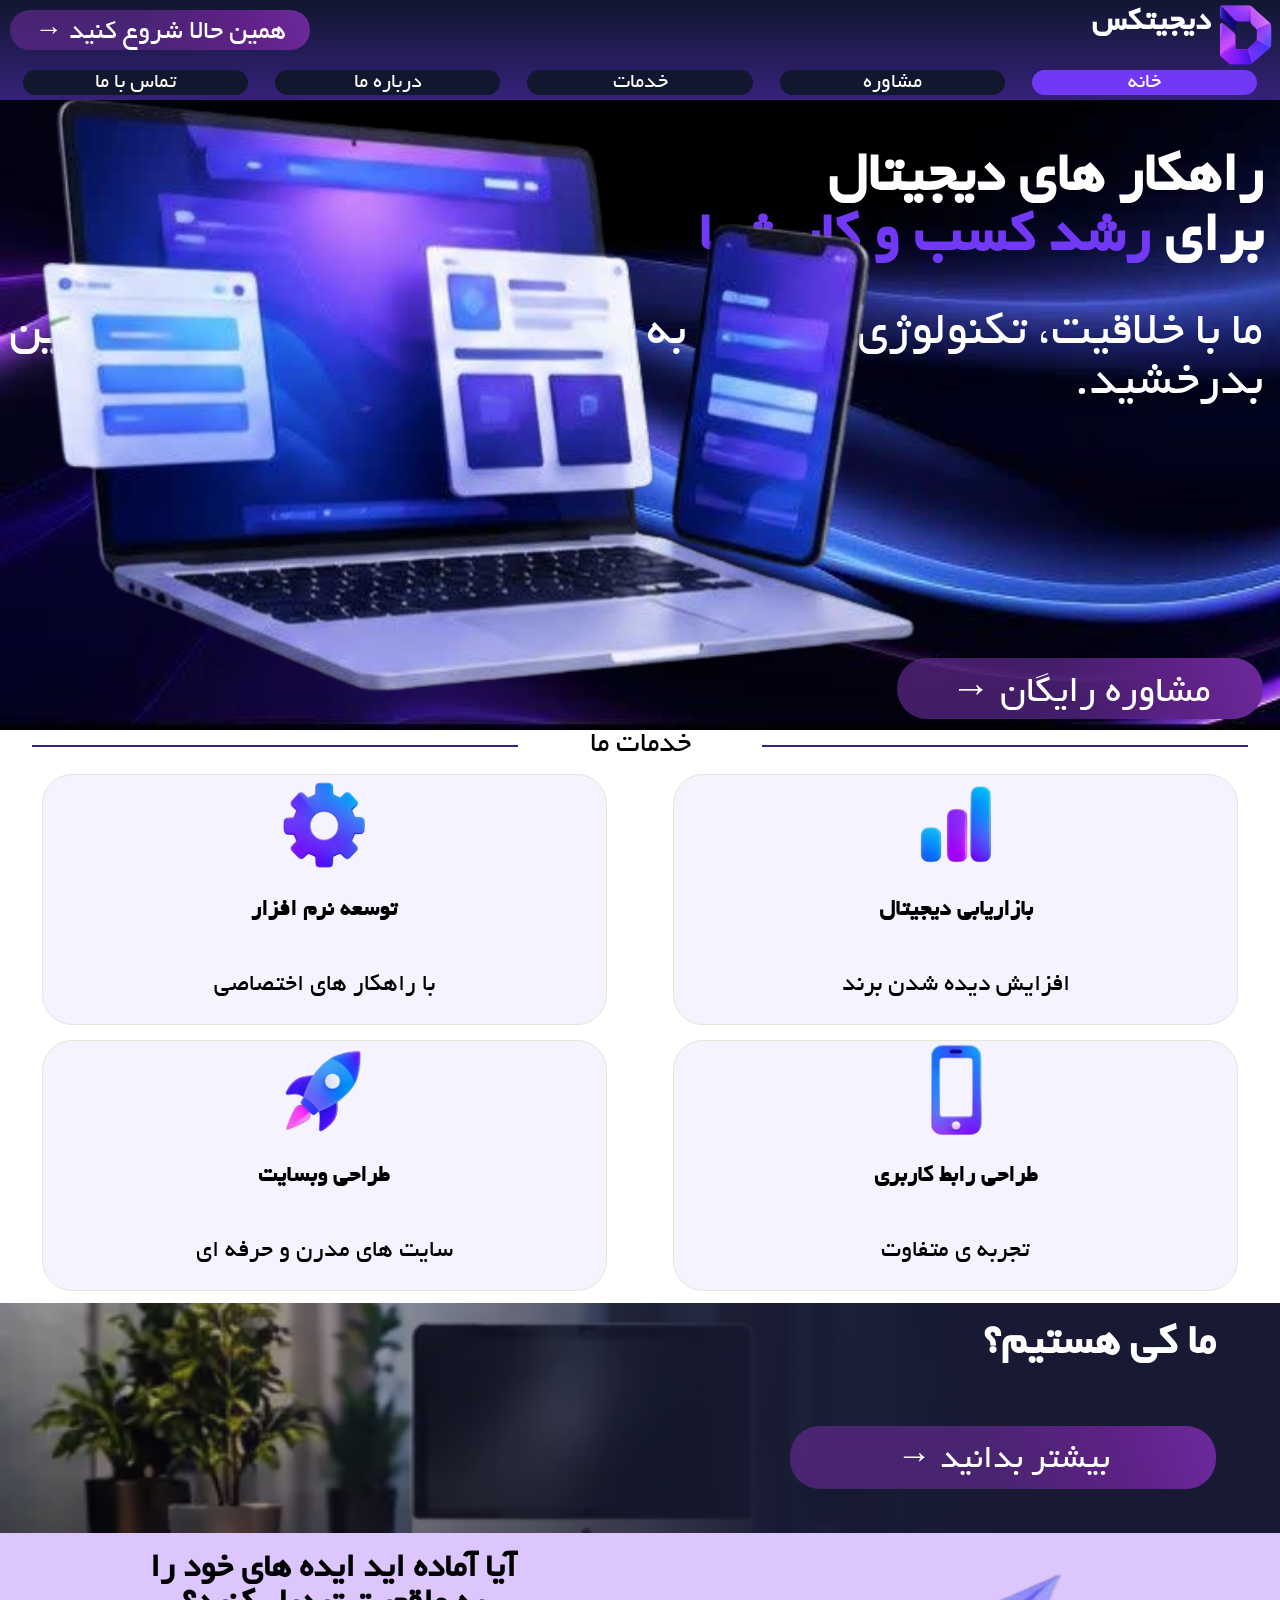
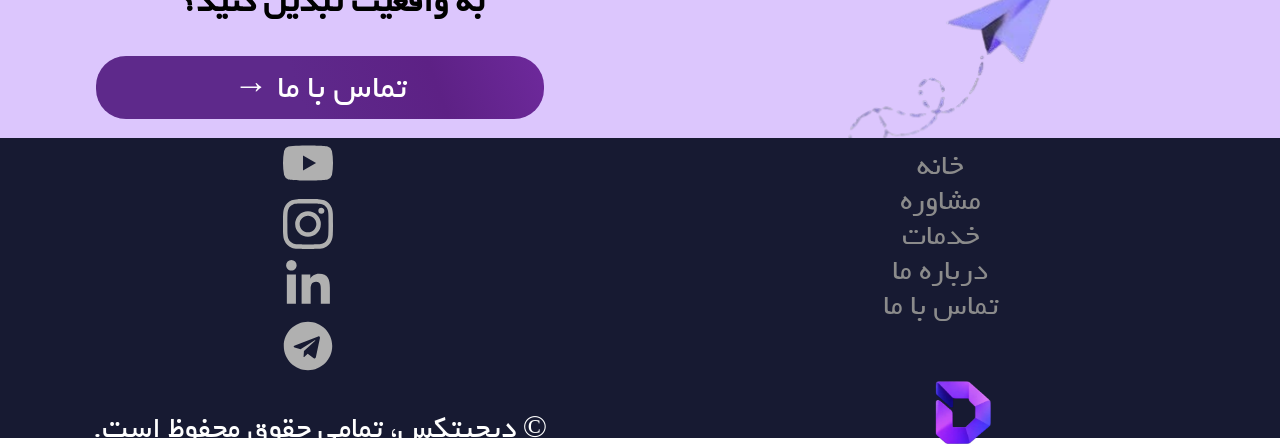
<file: index.html>
<!DOCTYPE html>
<html lang="fa" dir="rtl">
<head>
    <meta charset="UTF-8">
    <meta name="viewport" content="width=device-width, initial-scale=1.0">
    <link rel="stylesheet" href="style.css">
    <title>دیجیتکس</title>
</head>
<body>
    <header>
        <img src="Images/photo_31255336410_x.png" alt="">
        <h1>دیجیتکس</h1>
        <nav>
            <ul>
            <li>
                <a href="index.html" class="active" aria-current="page">
                    خانه
                </a>
            </li>
            <li>
                <a href="#hero">
                    مشاوره
                </a>
            </li>
            <li>
                <a href="#services">
                    خدمات
                </a>
            </li>
            <li>
                <a href="#about">
                    درباره ما
                </a>
            </li>
            <li>
                <a href="#contact">
                    تماس با ما
                </a>
            </li>
        </ul>
        </nav>
        <a href="emptysample.html" class="start">همین حالا شروع کنید &rarr;</a>
    </header>
    <main>
        <section class="hero" id="hero">
            <h2>راهکار های دیجیتال<br> برای<span> رشد کسب و کار شما</span></h2>
            <p>ما با خلاقیت، تکنولوژی و تجربه، به شما کمک میکنیم تا در دنیای آنلاین بدرخشید.</p>
            <a href="emptysample.html">مشاوره رایگان &rarr;</a>
            <img src="Images/photo_31255132246_x.png" alt="">
        </section>
        <div class="line">
            <p>خدمات ما</p>
        </div>
        <section class="services" id="services">
            <div class="item">
                <img src="Images/photo_31255336914_x.png" alt="">
                <h3>بازاریابی دیجیتال</h3>
                <p>افزایش دیده شدن برند</p>
            </div>
            <div class="item">
                <img src="Images/photo_31255337229_x.png" alt="">
                <h3>توسعه نرم افزار</h3>
                <p>با راهکار های اختصاصی</p>
            </div>
            <div class="item">
                <img src="Images/photo_31255336363_x.png" alt="">
                <h3>طراحی رابط کاربری</h3>
                <p>تجربه ی متفاوت</p>
            </div class="item">
            <div class="item">
                <img src="Images/photo_31255336823_x.png" alt="">
                <h3>طراحی وبسایت</h3>
                <p>سایت های مدرن و حرفه ای</p>
            </div>
        </section>
        <section class="about" id="about">
            <b>ما کی هستیم؟</b>
            <p>
                دیجیتکس یک آژانس خلاق و متخصص در حوزه طراحی سایت، توسعه نرم‌افزار و بازاریابی دیجیتال است که با تکیه بر نوآوری همیشه در کنار شماست.
            </p>
            <a href="emptysample.html">بیشتر بدانید &rarr;</a>
        </section>
        <section class="contact" id="contact">
            <img src="Images/photo_31255061489_m.png" alt="">
            <b>آیا آماده اید ایده های خود را<br> به واقعیت تبدیل کنید؟</b>
            <p>برای مشاوره و شروع پروژه همین حالا با ما تماس بگیرید!</p>
            <a href="emptysample.html">تماس با ما &rarr;</a>
        </section>
    </main>
    <footer>
        <img src="Images/photo_31255336410_x.png" alt="" class="logo">
        <nav>
            <ul>
            <li>
                <a href="index.html">
                    خانه
                </a>
            </li>
            <li>
                <a href="#hero">
                    مشاوره
                </a>
            </li>
            <li>
                <a href="#services">
                    خدمات
                </a>
            </li>
            <li>
                <a href="#about">
                    درباره ما
                </a>
            </li>
            <li>
                <a href="#contact">
                    تماس با ما
                </a>
            </li>
        </ul>
        </nav>
        <p>
            &copy; دیجیتکس، تمامی حقوق محفوظ است.
        </p>
        <div class="media-icons">
            <a href="emptysample.html"><img src="Icons/cib--youtube.svg" alt="یوتیوب دیجیتکس"></a>
            <a href="emptysample.html"><img src="Icons/cib--instagram.svg" alt="اینستاگرام دیجیتکس"></a>
            <a href="emptysample.html"><img src="Icons/cib--linkedin-in.svg" alt="لینکدین دیجیتکس"></a>
            <a href="emptysample.html"><img src="Icons/cib--telegram.svg" alt="تلگرام دیجیتکس"></a>
        </div>
    </footer>
</body>
</html>
</file>
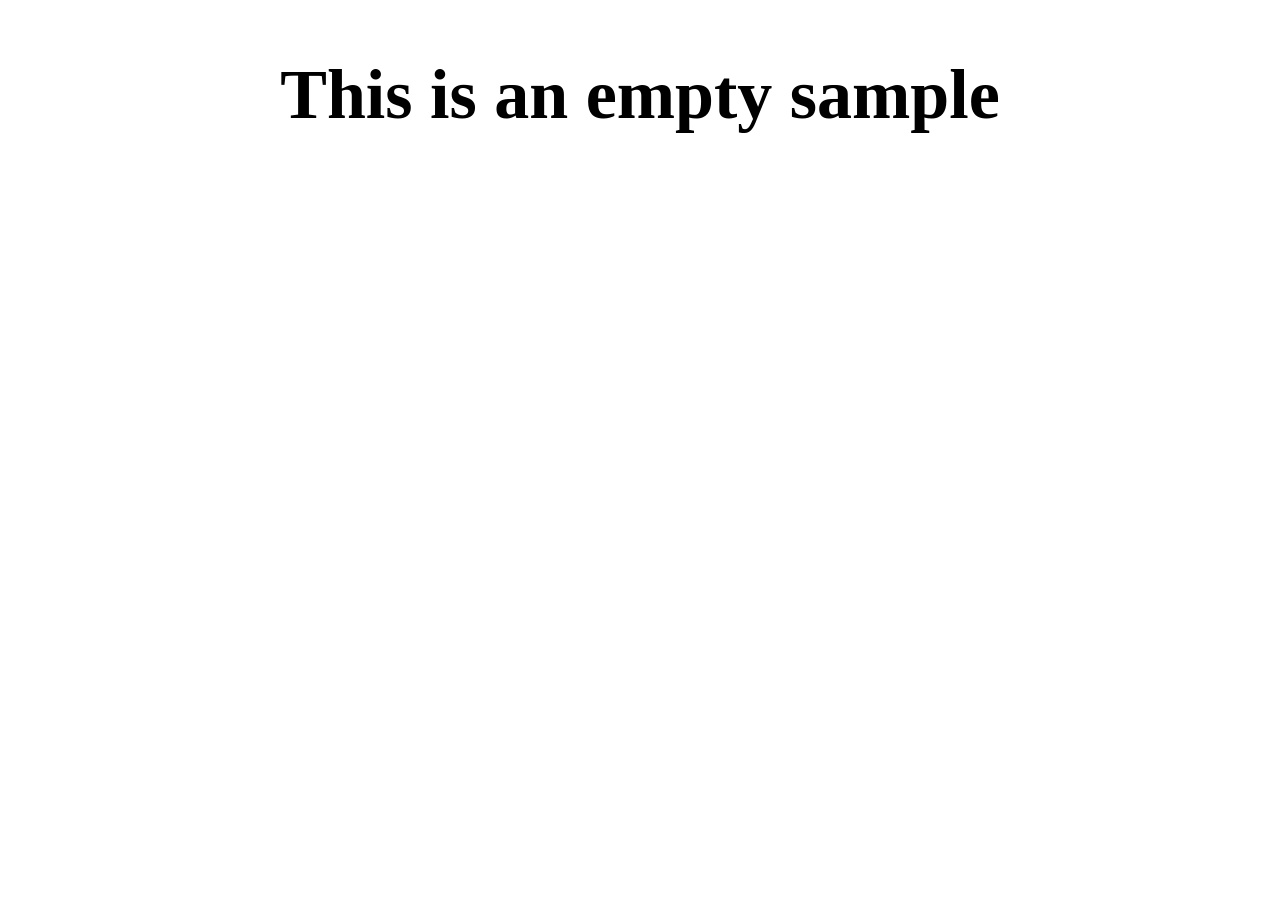
<file: emptysample.html>
<!DOCTYPE html>
<html lang="en">
<head>
    <meta charset="UTF-8">
    <meta name="viewport" content="width=device-width, initial-scale=1.0">
    <title>Empty Sample</title>
</head>
<body style="display: flex;
             justify-content: center;
             align-items: center;
             ">
    <h1 style="font-size: 70px;">
        This is an empty sample
    </h1>
</body>
</html>
</file>
<file: style.css>
@font-face {
    font-family: Byekan;
    src: url(Byekan/BYEKAN.woff2);
}

* {
    box-sizing: border-box;
}

html {
    height: 100%;
}

body {
    width: 100%;
    height: 100%;
    margin: 0 auto;
    display: grid;
    font-family: Byekan;
    grid-template-areas: 
    "header"
    "hero"
    "line"
    "services"
    "about"
    "contact"
    "footer";
}

header {
    grid-area: header;
    width: 100%;
    height: 100px;
    background: 
    linear-gradient(#10172f,#36217b);
    display: grid;
    grid-template-columns: repeat(3,1fr);
    grid-template-rows: 3fr 1fr;
    position: relative;
}

header img {
    height: 60px;
    width: auto;
    position: absolute;
    top: 5px;
}

header h1 {
    color: #fff;
    font-size: clamp(1.5rem,7.5vw,2rem);
    position: absolute;
    top: -13px;
    right: 70px;
}

header .start {
    position: absolute;
    display: flex;
    justify-content: center;
    align-items: center;
    background: linear-gradient(
        70deg,
        rgba(94, 41, 139, 0.7) 45%,
        #5d2185 75%,
        #6e299c 100%
    );
    height: 40px;
    width: 37vw;
    max-width: 300px;
    text-align: center;
    text-decoration: none;
    color: #fff;
    font-size: clamp(1rem,3vw,1.75rem);
    top: 10px;
    left: 10px;
    border-radius: 30px;
}

header nav {
        grid-row: 2 / 3;
        grid-column: 1 / 4;
        min-width: 0;
}

header nav ul {
    display: flex;
    flex-direction: row;
    justify-content: space-evenly;
    align-items: center;
    padding: 0 1.8%;
    margin-top: 70px;
    gap: 2.2%;
}

header nav ul li {
    list-style: none;
    flex: 1 1 70px;
}

header nav ul li a {
    display: flex;
    justify-content: center;
    align-items: center;
    text-decoration: none;
    color: #fff;
    height: 25px;
    background-color: #10172f;
    border-radius: 20px;
    font-size: clamp(16px,2.5vw,22px);
}

.active {
    background-color: #7138f5;
}

.hero {
    grid-area: hero;
    color: #fff;
    background-image: url(Images/photo_31255400356_x.jfif);
    background-repeat: no-repeat;
    background-size: cover;
    height: 70vh;
    display: grid;
    grid-template-rows: 0.7fr  1fr 1fr;
    grid-template-columns:  1fr 0.8fr 2fr ;
    padding: 0;
    padding-right: 17px;
}

.hero h2 {
    grid-column: span 3;
    font-size: clamp(35px,5vw,60px);
}

.hero h2 span {
    color: #7138f5;
}

.hero p {
    grid-column: 1 / 4;
    grid-row: 2 / 3;
    font-size: clamp(25px,4vw,50px);
    margin-top: -10px;
}

.hero a {
    grid-row: 3 / 4;
    grid-column: 1 / 2;
    color: #fff;
    text-decoration: none;
    display: flex;
    justify-content: center;
    align-items: center;
    background: linear-gradient(
        70deg,
        rgba(94, 41, 139, 0.7) 45%,
        #5d2185 75%,
        #6e299c 100%
    );
    height: 30%;
    min-width: 100%;
    width: 110%;
    border-radius: 30px;
    margin: 40% 0 0 0;
    font-size: clamp(16px,3.2vw,40px);
}

.hero img {
    width: 100%;
    min-width: 0;
    max-width: 95%;
    height: auto;
    object-fit: contain;
    grid-row: 2 / 4;
    grid-column: 2 / 4;
    align-self: self-end;
    margin-bottom: 30px;
    margin-right: 1%;
}

img {
    max-width: 100px;
}

.line {
    grid-area: line;
    width: 95%;
    height: 2px;
    margin: 15px 2.5%;
    background-color: #36217b;
    display: flex;
    justify-content: center;
    align-items: center;
    font-size: clamp(15px,3vw,30px);
}

.line p {
    width: 20%;
    height: auto;
    max-height: 33px;
    background-color: #fff;
    text-align: center;
}

.services {
    grid-area: services;
    display: grid;
    grid-template-columns: repeat(2,1fr);
    grid-template-rows: repeat(2,1fr);
    justify-items: center;
    gap: 3%;
    margin: 3vh;
}

.item {
    background-color: #f5f3ff;
    display: flex;
    flex-direction: column;
    justify-content: center;
    align-items: center;
    width: 95%;
    max-width: 100%;
    min-width: 0;
    border: 1px solid #e4e6d6;
    border-radius: 30px;
}

.item h3 {
    font-size: clamp(24px,1.8vw,33px);
}

.item p {
    font-size: clamp(16px,2vw,30px);
}

.about {
    grid-area: about;
    width: 100%;
    height: 230px;
    background: linear-gradient(
        to left,
        #171a32 20%,
        rgba(23,26,50,0.95) 40%,
        rgba(23,26,50,0) 100%
    ),
    url("Images/IMG_20261112_194237.webp");
    background-size: cover;
    background-position: right;
    background-repeat: no-repeat;
    display: flex;
    flex-direction: column;
    justify-content: flex-start;
    gap: 25%;
    padding-right:5% ;
}

.about b {
    color: #fff;
    font-size: clamp(2rem,10vw,45px);
    margin-top: 20px;
}

.about p {
    display: none;
}

.about a {
    display: flex;
    width: 35%;
    height: 7vh;
    max-height: 8vh;
    background: linear-gradient(
        70deg,
        rgba(94, 41, 139, 0.7) 45%,
        #5d2185 75%,
        #6e299c 100%
    );
    justify-content: center;
    align-items: center;
    color: #fff;
    text-decoration: none;
    font-size: clamp(20px,3vw,35px);
    border-radius: 30px;
}

.contact {
    grid-area: contact;
    width: 100%;
    height: 205px;
    display: grid;
    grid-template-columns: repeat(2,1fr);
    grid-template-rows: repeat(2,1fr);
    grid-template-areas: 
    "img text"
    "img call"
    ;
    background-color: #dcc6fd;
    justify-items: center;
}

.contact img {
    grid-area: img;
    width: 100%;
    min-width: none;
    max-width: 280px;
    height: auto;
    object-fit: cover;
}

.contact b {
    grid-area: text;
    text-align: center;
    font-size: clamp(20px,3vw,35px);
    margin: 20px 0 0 4%;
}

.contact a {
    grid-area: call;
    display: flex;
    width: 70%;
    height: 7vh;
    max-height: 8vh;
    justify-content: center;
    align-items: center;
    background: linear-gradient(
        70deg,
        rgb(94, 41, 139) 45%,
        #5d2185 75%,
        #6e299c 100%
    );
    color: #fff;
    text-decoration: none;
    border-radius: 30px;
    margin-top: 20px;
    font-size: clamp(18px,3vw,35px);
}

.contact p {
    display: none;
}

footer {
    grid-area: footer;
    display: grid;
    grid-template-columns: 1fr 1fr;
    grid-template-rows: 2fr 1fr;
    grid-template-areas:
    "nav icon"
    "logo copy"
    ;
    width: 100%;
    height: 300px;
    background-color: #171a32;
    color: #fff;
}

footer nav {
    grid-area: nav;
}

footer nav ul {
    display: flex;
    flex-direction: column;
    justify-content: center;
    align-items: center;
    list-style: none;
    gap: 5px;
}

footer nav ul li a {
    color: #8b8b8b;
    text-decoration: none;
    font-size: clamp(18px,2.4vw,35px);
}

footer .media-icons {
    grid-area: icon;
    display: flex;
    flex-direction: column;
    gap: 6px;
    justify-content: center;
    align-items: center;
}

.media-icons a img {
    width: 2.5vw;
    min-width: 200%;
    max-width: 25px;
    height: auto;
}

footer .logo {
    grid-area: logo;
    width: 80px;
    height: auto;
    justify-self: center;
    align-self: center;
    margin-bottom: 2vh;
}

footer p {
    grid-area: copy;
    justify-self: center;
    align-self: center;
    margin-bottom: 2vh;
    font-size: clamp(13px,2.5vw,35px);
}
</file>
